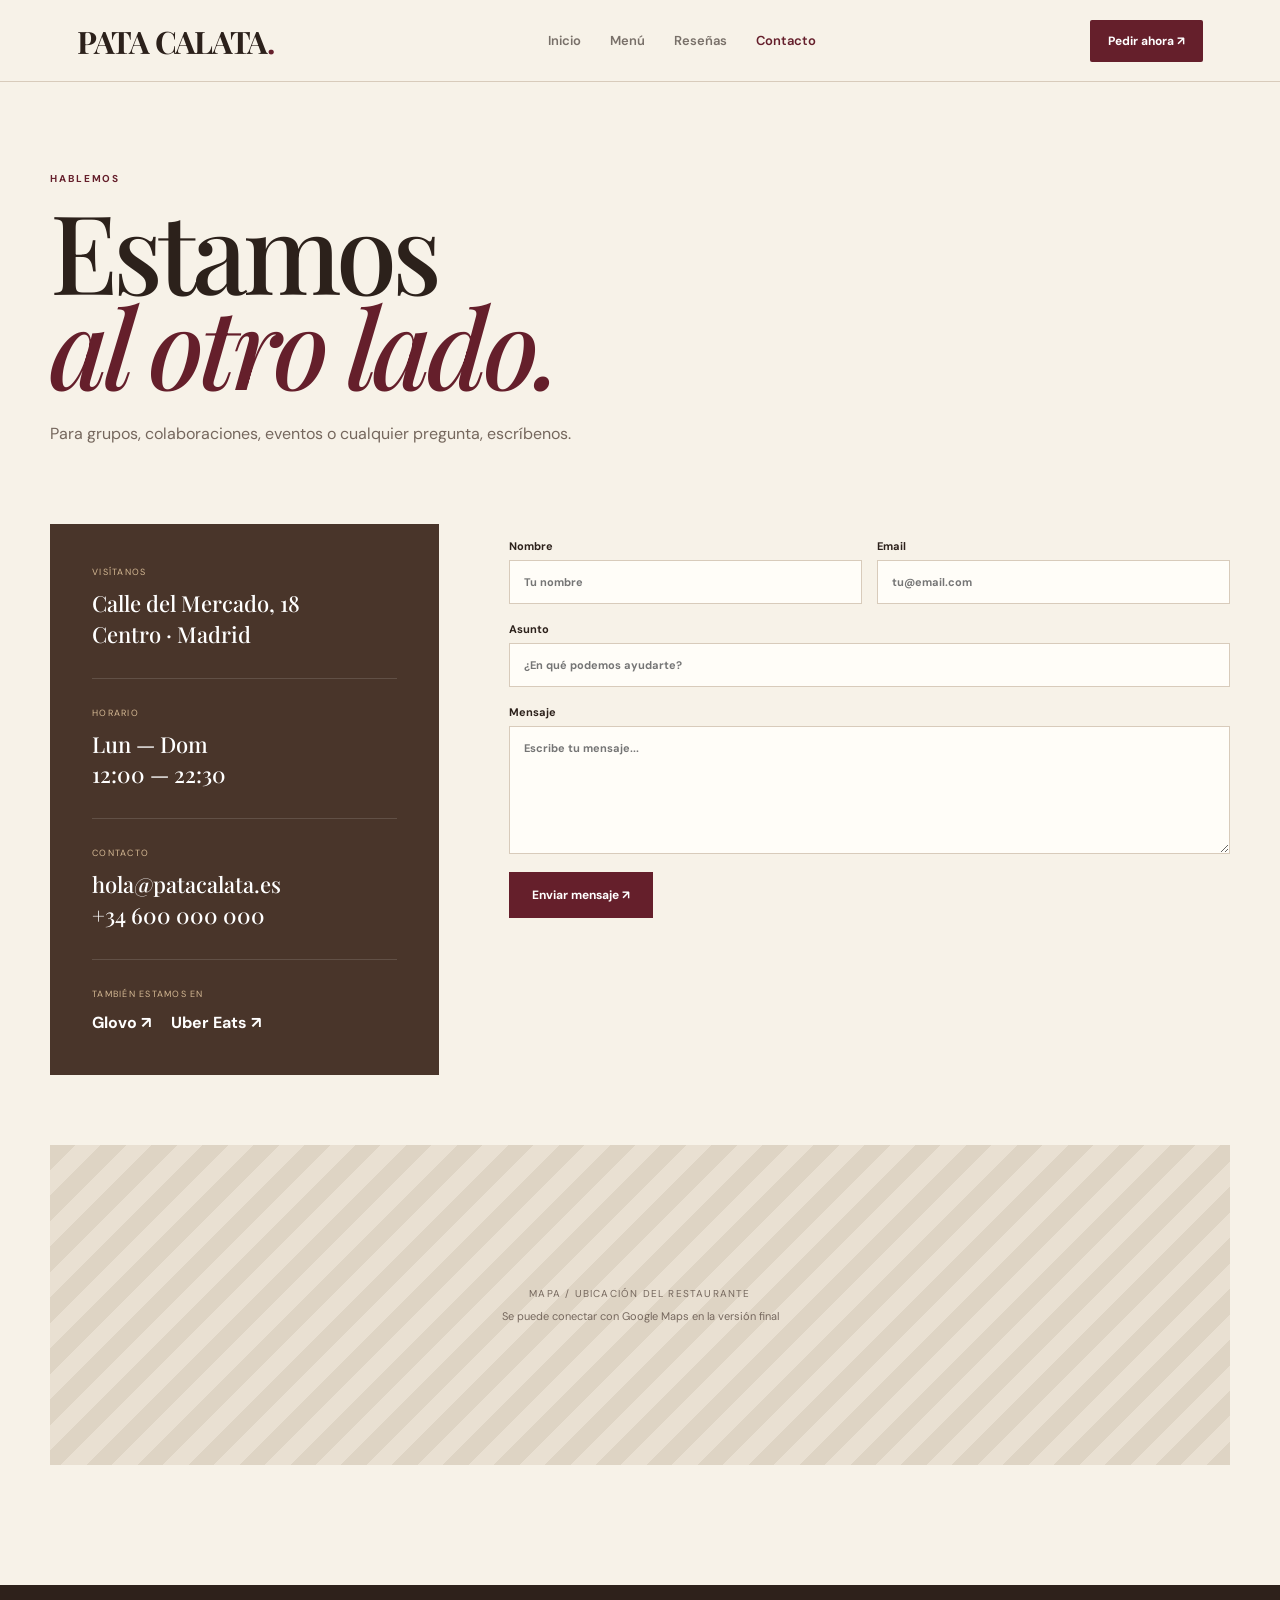
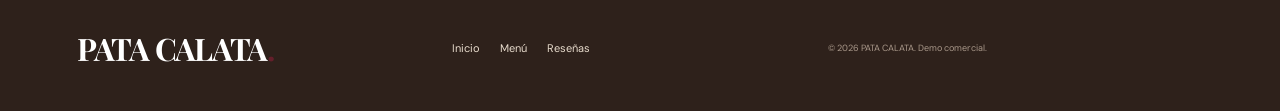
<file: contacto.html>
<!DOCTYPE html><html lang="es"><head><meta charset="UTF-8"><meta name="viewport" content="width=device-width,initial-scale=1"><title>Contacto — PATA CALATA</title><link rel="stylesheet" href="css/styles.css"></head><body><header class="nav"><a class="logo" href="index.html">PATA CALATA<span>.</span></a><nav><a href="index.html">Inicio</a><a href="menu.html">Menú</a><a href="resenas.html">Reseñas</a><a class="active" href="contacto.html">Contacto</a></nav><a class="nav-order" href="menu.html">Pedir ahora ↗</a></header><main class="page"><section class="page-title reveal"><div class="kicker">Hablemos</div><h1>Estamos<br><em>al otro lado.</em></h1><p>Para grupos, colaboraciones, eventos o cualquier pregunta, escríbenos.</p></section><section class="contact-layout"><div class="contact-card"><div class="contact-item"><span>Visítanos</span><strong>Calle del Mercado, 18<br>Centro · Madrid</strong></div><div class="contact-item"><span>Horario</span><strong>Lun — Dom<br>12:00 — 22:30</strong></div><div class="contact-item"><span>Contacto</span><strong>hola@patacalata.es<br>+34 600 000 000</strong></div><div class="contact-delivery"><span>También estamos en</span><div><a href="https://glovoapp.com/es" target="_blank">Glovo ↗</a><a href="https://www.ubereats.com/es" target="_blank">Uber Eats ↗</a></div></div></div><form class="contact-form" id="contactForm"><div class="two-cols"><label>Nombre<input required placeholder="Tu nombre"></label><label>Email<input required type="email" placeholder="tu@email.com"></label></div><label>Asunto<input required placeholder="¿En qué podemos ayudarte?"></label><label>Mensaje<textarea required rows="7" placeholder="Escribe tu mensaje..."></textarea></label><button class="button burgundy">Enviar mensaje ↗</button><div id="contactMessage"></div></form></section><div class="map-placeholder"><span>Mapa / ubicación del restaurante</span><small>Se puede conectar con Google Maps en la versión final</small></div></main><footer><div class="footer-logo">PATA CALATA<span>.</span></div><div class="footer-links"><a href="index.html">Inicio</a><a href="menu.html">Menú</a><a href="resenas.html">Reseñas</a></div><small>© 2026 PATA CALATA. Demo comercial.</small></footer><script>document.getElementById('contactForm').addEventListener('submit',e=>{e.preventDefault();document.getElementById('contactMessage').innerHTML='<div class="success">Mensaje enviado en modo demo. En la versión final se conectará con el correo del restaurante.</div>';e.target.reset()})</script></body></html>
</file>
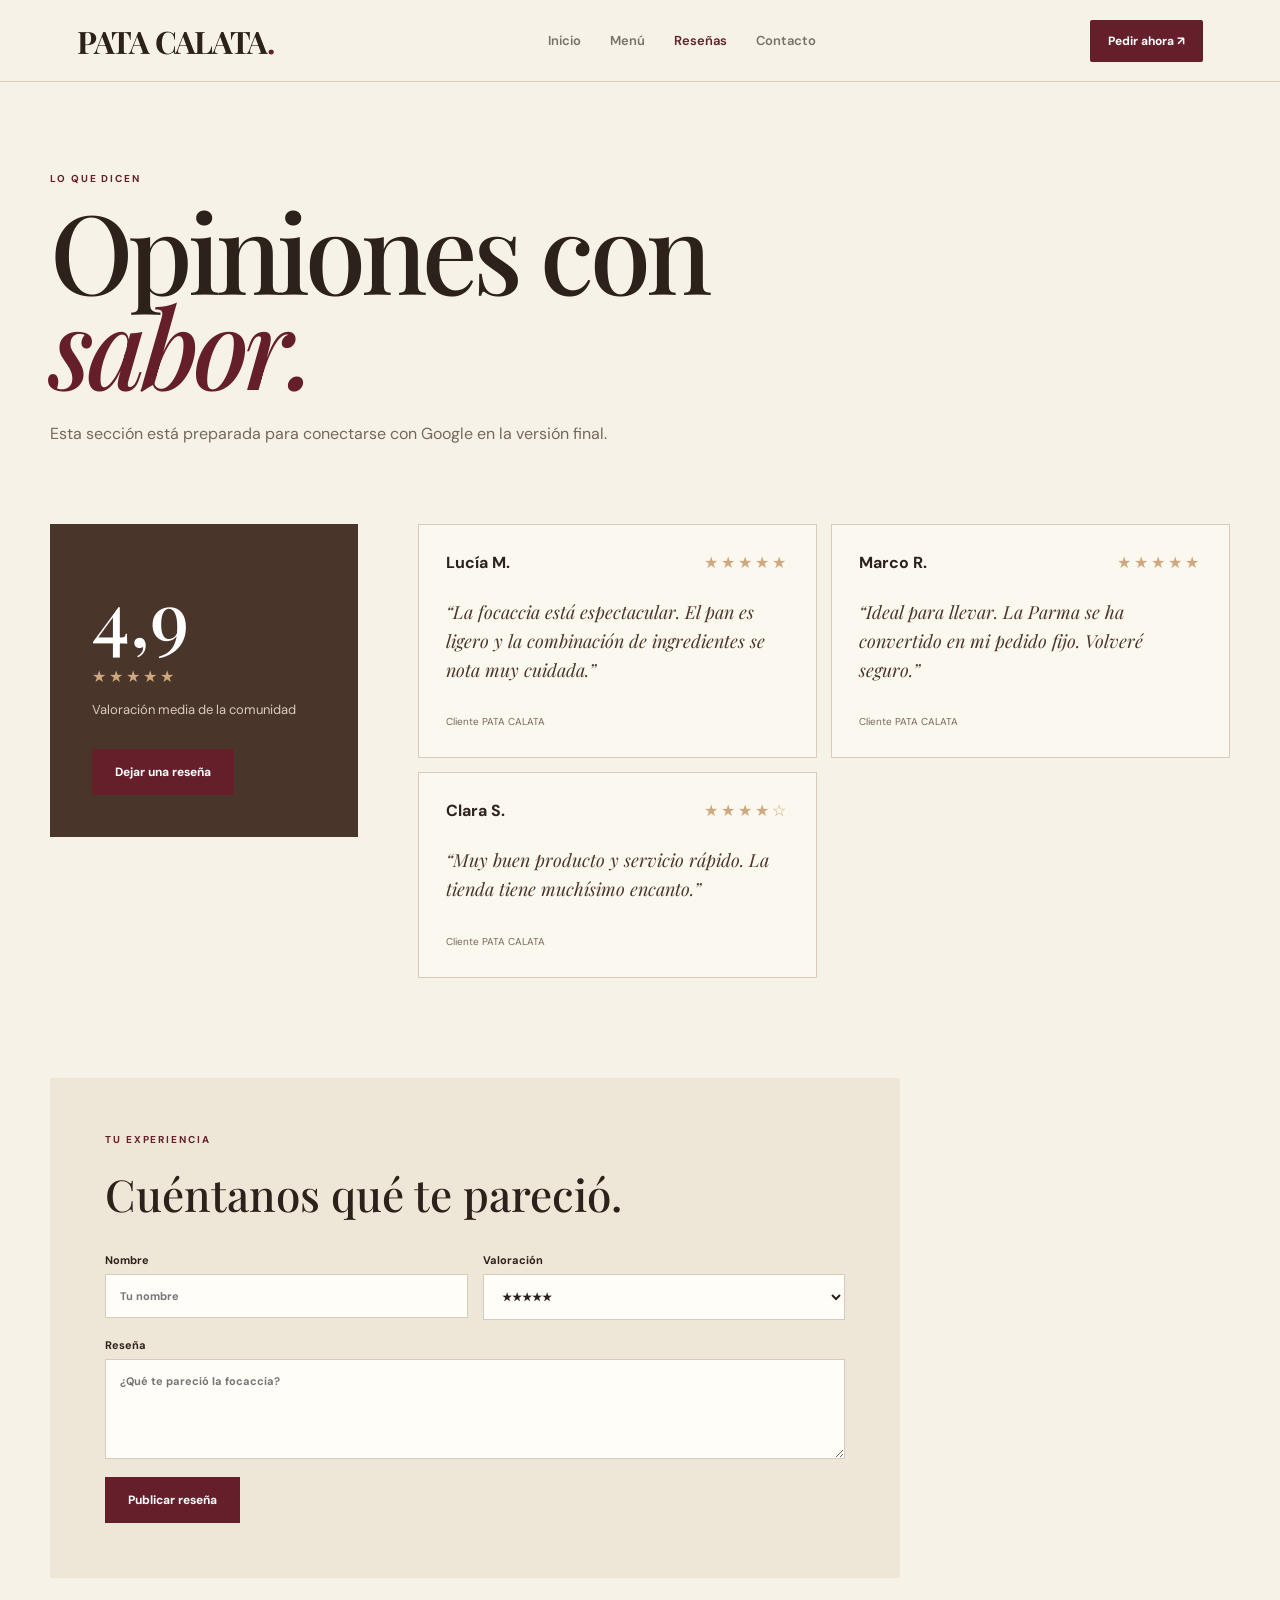
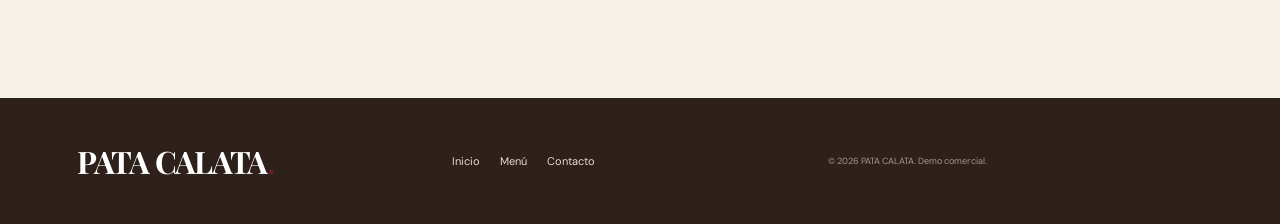
<file: resenas.html>
<!DOCTYPE html><html lang="es"><head><meta charset="UTF-8"><meta name="viewport" content="width=device-width,initial-scale=1"><title>Reseñas — PATA CALATA</title><link rel="stylesheet" href="css/styles.css"></head><body><header class="nav"><a class="logo" href="index.html">PATA CALATA<span>.</span></a><nav><a href="index.html">Inicio</a><a href="menu.html">Menú</a><a class="active" href="resenas.html">Reseñas</a><a href="contacto.html">Contacto</a></nav><a class="nav-order" href="menu.html">Pedir ahora ↗</a></header><main class="page"><section class="page-title reveal"><div class="kicker">Lo que dicen</div><h1>Opiniones con<br><em>sabor.</em></h1><p>Esta sección está preparada para conectarse con Google en la versión final.</p></section><section class="reviews-layout"><div class="review-summary"><strong>4,9</strong><div class="stars">★★★★★</div><p>Valoración media de la comunidad</p><button class="button burgundy" onclick="document.getElementById('reviewForm').scrollIntoView({behavior:'smooth'})">Dejar una reseña</button></div><div id="reviewsList" class="reviews-list"></div></section><section class="review-form-wrap" id="reviewForm"><div class="kicker">Tu experiencia</div><h2>Cuéntanos qué te pareció.</h2><form id="reviewFormElement"><div class="two-cols"><label>Nombre<input name="name" required placeholder="Tu nombre"></label><label>Valoración<select name="rating"><option value="5">★★★★★</option><option value="4">★★★★☆</option><option value="3">★★★☆☆</option><option value="2">★★☆☆☆</option><option value="1">★☆☆☆☆</option></select></label></div><label>Reseña<textarea name="text" required rows="5" placeholder="¿Qué te pareció la focaccia?"></textarea></label><button class="button burgundy">Publicar reseña</button><div id="reviewMessage"></div></form></section></main><footer><div class="footer-logo">PATA CALATA<span>.</span></div><div class="footer-links"><a href="index.html">Inicio</a><a href="menu.html">Menú</a><a href="contacto.html">Contacto</a></div><small>© 2026 PATA CALATA. Demo comercial.</small></footer><script src="js/reviews.js"></script></body></html>
</file>
<file: css/styles.css>
@import url('https://fonts.googleapis.com/css2?family=DM+Sans:wght@400;500;600;700&family=Playfair+Display:ital,wght@0,500;0,600;0,700;1,500;1,600&display=swap');

:root {
    --wine: #651f2b;
    --brown: #49352a;
    --brown2: #2e211b;
    --beige: #eee6d6;
    --cream: #f7f2e8;
    --paper: #fbf8f0;
    --ink: #2c211b;
    --muted: #75675d;
    --line: #d8cbbb;
}

* {
    box-sizing: border-box;
}

html {
    scroll-behavior: smooth;
}

body {
    margin: 0;
    background: var(--cream);
    color: var(--ink);
    font-family: "DM Sans", sans-serif;
}

body.locked {
    overflow: hidden;
}

a {
    text-decoration: none;
    color: inherit;
}

button,
input,
select,
textarea {
    font: inherit;
}

/* =========================
   NAVBAR
========================= */

.nav {
    height: 82px;
    padding: 0 6vw;
    display: flex;
    align-items: center;
    justify-content: space-between;
    border-bottom: 1px solid var(--line);
    background: #f7f2e8f2;
    backdrop-filter: blur(14px);
    position: sticky;
    top: 0;
    z-index: 30;
}

.logo,
.footer-logo {
    font: 700 31px "Playfair Display";
    letter-spacing: -0.04em;
}

.logo span,
.footer-logo span {
    color: var(--wine);
}

.nav nav {
    display: flex;
    gap: 29px;
    font-size: 13px;
    font-weight: 600;
}

.nav nav a {
    opacity: 0.62;
    transition: 0.2s;
}

.nav nav a:hover,
.nav nav .active {
    opacity: 1;
    color: var(--wine);
}

.nav-order {
    background: var(--wine);
    color: #fff;
    border-radius: 2px;
    padding: 13px 18px;
    font-size: 12px;
    font-weight: 700;
}

/* =========================
   HERO
========================= */

.hero {
    min-height: calc(100vh - 82px);
    padding: 7vw 8vw;
    display: grid;
    grid-template-columns: 1fr 0.92fr;
    gap: 7vw;
    align-items: center;
    background: var(--beige);
}

.kicker {
    text-transform: uppercase;
    letter-spacing: 0.19em;
    color: var(--wine);
    font-size: 10px;
    font-weight: 700;
    margin-bottom: 18px;
}

.hero h1 {
    font: 500 clamp(55px, 7.3vw, 103px) / 0.91 "Playfair Display";
    letter-spacing: -0.04em;
    margin: 0 0 28px;
}

.hero h1 em,
.page-title h1 em,
.story-copy h2 em,
.cta h2 em {
    color: var(--wine);
    font-style: italic;
}

.hero-copy > p {
    max-width: 560px;
    font-size: 16px;
    line-height: 1.8;
    color: var(--muted);
}

.hero-actions {
    display: flex;
    gap: 12px;
    margin: 32px 0 24px;
}

.button {
    display: inline-flex;
    align-items: center;
    justify-content: center;
    border: 0;
    padding: 15px 23px;
    cursor: pointer;
    font-weight: 700;
    font-size: 12px;
    transition: 0.25s;
}

.button:hover {
    transform: translateY(-3px);
    box-shadow: 0 12px 25px #2c211b1c;
}

.burgundy {
    background: var(--wine);
    color: #fff;
}

.outline {
    border: 1px solid var(--brown);
    background: transparent;
}

.cream {
    background: var(--cream);
    color: var(--wine);
}

.delivery-links {
    display: flex;
    gap: 17px;
    align-items: center;
    font-size: 11px;
    color: var(--muted);
}

.delivery-links a {
    font-weight: 700;
    color: var(--wine);
}

.hero-visual {
    position: relative;
}

.hero-visual > img {
    width: 100%;
    height: 650px;
    object-fit: cover;
    display: block;
    filter: saturate(0.92);
}

.stamp {
    position: absolute;
    top: 25px;
    left: -28px;
    width: 112px;
    height: 112px;
    border-radius: 50%;
    background: var(--wine);
    color: #fff;
    display: flex;
    align-items: center;
    justify-content: center;
    text-align: center;
    font: 700 17px / 1.1 "Playfair Display";
    transform: rotate(-9deg);
    box-shadow: 0 12px 30px #0002;
}

.stamp small {
    font: italic 10px "Playfair Display";
    display: block;
}

.hero-tag {
    position: absolute;
    right: -28px;
    bottom: 28px;
    background: var(--brown);
    color: #fff;
    padding: 18px 22px;
    display: flex;
    flex-direction: column;
    gap: 4px;
}

.hero-tag strong {
    font-size: 13px;
}

.hero-tag span {
    font-size: 10px;
    color: #d9ccbf;
}

/* =========================
   MARQUEE
========================= */

.marquee {
    background: var(--wine);
    color: #f6e8d5;
    display: flex;
    justify-content: center;
    align-items: center;
    flex-wrap: wrap;
    gap: 12px 22px;
    padding: 17px 20px;
    overflow: hidden;
    text-transform: uppercase;
    letter-spacing: .13em;
    font-size: 9px;
    text-align: center;
}

.marquee b {
    color: #cba77c;
    flex-shrink: 0;
}

@media (max-width: 520px) {
    .marquee {
        gap: 8px 14px;
        padding: 15px 12px;
        font-size: 8px;
        line-height: 1.4;
    }

    .marquee span {
        white-space: nowrap;
    }
}

/* =========================
   SECTIONS
========================= */

.section {
    padding: 120px 8vw;
}

.story {
    display: grid;
    grid-template-columns: 1fr 1fr;
    gap: 9vw;
    align-items: center;
    background: var(--paper);
}

.section-image img {
    width: 100%;
    height: 600px;
    object-fit: cover;
}

.story-copy h2,
.section-heading h2 {
    font: 500 clamp(42px, 5vw, 68px) / 1 "Playfair Display";
    margin: 0 0 25px;
}

.story-copy p {
    max-width: 570px;
    line-height: 1.85;
    color: var(--muted);
}

.text-link {
    display: inline-flex;
    gap: 12px;
    color: var(--wine);
    font-weight: 700;
    font-size: 12px;
    margin-top: 20px;
}

/* =========================
   QUALITY
========================= */

.quality {
    background: var(--brown);
    color: #f7eee2;
    padding: 75px 8vw;
    display: grid;
    grid-template-columns: repeat(3, 1fr);
    gap: 5vw;
}

.quality-number {
    color: #cda982;
    font-size: 11px;
}

.quality h3 {
    font: 500 34px "Playfair Display";
    margin: 28px 0 10px;
}

.quality p {
    color: #d7c9bc;
    line-height: 1.7;
    font-size: 13px;
    max-width: 340px;
}

/* =========================
   SHOP / GALLERY
========================= */

.shop-gallery {
    background: var(--beige);
}

.section-heading {
    display: flex;
    justify-content: space-between;
    align-items: end;
    margin-bottom: 35px;
}

.gallery {
    display: grid;
    grid-template-columns: 1.4fr 0.8fr 0.8fr;
    gap: 12px;
}

.gallery img {
    width: 100%;
    height: 390px;
    object-fit: cover;
}

.gallery img.wide {
    height: 500px;
}

/* =========================
   CTA
========================= */

.cta {
    padding: 120px 8vw;
    background: var(--wine);
    color: #f8eee0;
    text-align: center;
}

.cta h2 {
    font: 500 clamp(50px, 7vw, 90px) / 0.95 "Playfair Display";
    margin: 0 0 35px;
}

.cta h2 em {
    color: #e5c6a6;
}

/* =========================
   PAGE
========================= */

.page {
    max-width: 1250px;
    margin: auto;
    padding: 90px 35px 120px;
}

.page-title {
    max-width: 780px;
    margin-bottom: 75px;
}

.page-title h1 {
    font: 500 clamp(65px, 9vw, 110px) / 0.86 "Playfair Display";
    letter-spacing: -0.045em;
    margin: 0 0 28px;
}

.page-title > p {
    color: var(--muted);
    line-height: 1.8;
    max-width: 560px;
}

/* =========================
   MENU
========================= */

.menu-grid {
    display: grid;
    grid-template-columns: repeat(2, 1fr);
    gap: 24px;
}

.menu-card {
    border: 1px solid var(--line);
    padding: 0;
    background: var(--paper);
    text-align: left;
    cursor: pointer;
    animation: rise 0.7s both;
    animation-delay: calc(var(--i) * 0.08s);
    transition: 0.35s;
}

.menu-card:hover {
    transform: translateY(-8px);
    box-shadow: 0 20px 45px #49352a1c;
    border-color: #b8a794;
}

.card-image {
    height: 340px;
    position: relative;
    overflow: hidden;
}

.card-image img {
    width: 100%;
    height: 100%;
    object-fit: cover;
    transition: transform 0.55s;
}

.menu-card:hover .card-image img {
    transform: scale(1.045);
}

.card-image span {
    position: absolute;
    right: 15px;
    bottom: 15px;
    background: var(--wine);
    color: #fff;
    padding: 10px 12px;
    font-size: 10px;
    text-transform: uppercase;
    letter-spacing: 0.1em;
}

.card-content {
    padding: 25px 27px 29px;
}

.card-meta {
    display: flex;
    justify-content: space-between;
    color: var(--wine);
    font-size: 10px;
    text-transform: uppercase;
    letter-spacing: 0.12em;
}

.card-content h2 {
    font: 500 39px "Playfair Display";
    margin: 18px 0 8px;
}

.card-content p {
    color: var(--muted);
    line-height: 1.65;
    margin: 0;
}

/* =========================
   MODAL
========================= */

.modal {
    display: none;
    position: fixed;
    inset: 0;
    z-index: 100;
    align-items: center;
    justify-content: center;
}

.modal.open {
    display: flex;
}

.modal-bg {
    position: absolute;
    inset: 0;
    background: #251912b8;
    backdrop-filter: blur(8px);
}

.dish-modal {
    position: relative;
    z-index: 1;
    width: min(940px, 92vw);
    max-height: 90vh;
    overflow: auto;
    display: grid;
    grid-template-columns: 1fr 1fr;
    background: var(--paper);
    animation: modalIn 0.35s;
}

.close {
    position: absolute;
    right: 14px;
    top: 12px;
    border: 0;
    background: #fff;
    border-radius: 50%;
    width: 40px;
    height: 40px;
    font-size: 25px;
    cursor: pointer;
    z-index: 2;
}

.modal-photo {
    min-height: 550px;
}

.modal-photo img {
    width: 100%;
    height: 100%;
    object-fit: cover;
}

.modal-info {
    padding: 60px 45px;
}

.modal-info h2 {
    font: 500 56px / 1 "Playfair Display";
    margin: 0 0 20px;
}

.modal-info > p {
    color: var(--muted);
    line-height: 1.8;
}

.ingredients-title {
    font-size: 10px;
    text-transform: uppercase;
    letter-spacing: 0.16em;
    font-weight: 700;
    margin: 35px 0 13px;
    color: var(--wine);
}

.modal-info ul {
    list-style: none;
    padding: 0;
    margin: 0;
}

.modal-info li {
    border-top: 1px solid var(--line);
    padding: 11px 0;
    font-size: 13px;
}

.modal-bottom {
    border-top: 1px solid var(--line);
    margin-top: 25px;
    padding-top: 22px;
    display: flex;
    justify-content: space-between;
    align-items: center;
}

.modal-bottom strong {
    font: 500 27px "Playfair Display";
}

/* =========================
   REVIEWS
========================= */

.reviews-layout {
    display: grid;
    grid-template-columns: 0.55fr 1.45fr;
    gap: 60px;
}

.review-summary {
    background: var(--brown);
    color: #fff;
    padding: 42px;
    height: max-content;
}

.review-summary > strong {
    font: 500 75px "Playfair Display";
}

.stars,
.review-top span {
    color: #d0a87f;
    letter-spacing: 3px;
}

.review-summary p {
    color: #d8cbc0;
    line-height: 1.6;
    font-size: 13px;
    margin-bottom: 28px;
}

.reviews-list {
    display: grid;
    grid-template-columns: 1fr 1fr;
    gap: 14px;
}

.review {
    background: var(--paper);
    border: 1px solid var(--line);
    padding: 27px;
}

.review-top {
    display: flex;
    justify-content: space-between;
    gap: 15px;
}

.review p {
    font: italic 18px / 1.6 "Playfair Display";
    margin: 25px 0;
    color: var(--brown);
}

.review small {
    color: var(--muted);
    font-size: 10px;
}

/* =========================
   REVIEW FORM
========================= */

.review-form-wrap {
    margin-top: 100px;
    background: var(--beige);
    padding: 55px;
    max-width: 850px;
}

.review-form-wrap h2 {
    font: 500 44px "Playfair Display";
    margin: 0 0 30px;
}

.two-cols {
    display: grid;
    grid-template-columns: 1fr 1fr;
    gap: 15px;
}

label {
    font-size: 11px;
    font-weight: 700;
    display: block;
    margin-bottom: 18px;
}

input,
select,
textarea {
    display: block;
    width: 100%;
    border: 1px solid var(--line);
    background: #fffdf8;
    padding: 14px;
    margin-top: 7px;
    outline: none;
    color: var(--ink);
    resize: vertical;
}

input:focus,
select:focus,
textarea:focus {
    border-color: var(--wine);
}

.success {
    background: #e3eadc;
    color: #43513a;
    padding: 13px;
    margin-top: 15px;
    font-size: 12px;
}

/* =========================
   CONTACT
========================= */

.contact-layout {
    display: grid;
    grid-template-columns: 0.7fr 1.3fr;
    gap: 70px;
}

.contact-card {
    background: var(--brown);
    color: #fff;
    padding: 42px;
}

.contact-item {
    padding: 0 0 28px;
    margin-bottom: 28px;
    border-bottom: 1px solid #ffffff22;
}

.contact-item span,
.contact-delivery > span {
    display: block;
    color: #d5b994;
    text-transform: uppercase;
    letter-spacing: 0.14em;
    font-size: 9px;
    margin-bottom: 10px;
}

.contact-item strong {
    font: 500 22px / 1.4 "Playfair Display";
}

.contact-delivery div {
    display: flex;
    gap: 20px;
    margin-top: 12px;
}

.contact-delivery a {
    font-weight: 700;
    color: #fff;
}

.contact-form {
    padding: 15px 0;
}

/* =========================
   MAP
========================= */

.map-placeholder {
    margin-top: 70px;
    height: 320px;
    background: repeating-linear-gradient(
        135deg,
        #ded4c4 0,
        #ded4c4 18px,
        #e9e0d2 18px,
        #e9e0d2 36px
    );
    display: flex;
    flex-direction: column;
    justify-content: center;
    align-items: center;
    color: #75675d;
    text-transform: uppercase;
    letter-spacing: 0.12em;
    font-size: 10px;
}

.map-placeholder small {
    margin-top: 9px;
    text-transform: none;
    letter-spacing: 0;
    font-size: 11px;
}

/* =========================
   FOOTER
========================= */

footer {
    background: var(--brown2);
    color: #e8dccd;
    padding: 42px 6vw;
    display: grid;
    grid-template-columns: 1fr 1fr 1fr auto;
    gap: 30px;
    align-items: center;
}

.footer-logo {
    color: #fff;
}

.footer-links,
.footer-social {
    display: flex;
    gap: 20px;
    font-size: 11px;
}

.footer-social a {
    color: #d2ad84;
}

footer small {
    color: #a9988a;
    font-size: 9px;
}

/* =========================
   ANIMATIONS
========================= */

@keyframes rise {
    from {
        opacity: 0;
        transform: translateY(25px);
    }

    to {
        opacity: 1;
        transform: none;
    }
}

@keyframes modalIn {
    from {
        opacity: 0;
        transform: translateY(25px) scale(0.98);
    }

    to {
        opacity: 1;
        transform: none;
    }
}

.reveal {
    animation: rise 0.7s both;
}

.delay {
    animation-delay: 0.15s;
}

/* =========================
   TABLET
========================= */

@media (max-width: 850px) {

    .nav {
        padding: 0 20px;
    }

    .nav nav {
        display: none;
    }

    .hero,
    .story,
    .contact-layout,
    .reviews-layout {
        grid-template-columns: 1fr;
    }

    .hero {
        padding: 65px 25px;
    }

    .hero-visual {
        margin-top: 25px;
    }

    .hero-visual > img {
        height: 520px;
    }

    .stamp {
        left: 10px;
    }

    .hero-tag {
        right: 10px;
    }

    .section {
        padding: 75px 25px;
    }

    .section-image img {
        height: 450px;
    }

    .quality {
        grid-template-columns: 1fr;
        padding: 60px 25px;
    }

    .gallery {
        grid-template-columns: 1fr 1fr;
    }

    .gallery img,
    .gallery img.wide {
        height: 280px;
    }

    .gallery img.wide {
        grid-column: span 2;
    }

    .menu-grid,
    .reviews-list {
        grid-template-columns: 1fr;
    }

    .page {
        padding: 65px 20px 80px;
    }

    .page-title {
        margin-bottom: 50px;
    }

    .dish-modal {
        grid-template-columns: 1fr;
    }

    .modal-photo {
        height: 300px;
        min-height: 300px;
    }

    .modal-info {
        padding: 35px 25px;
    }

    .modal-info h2 {
        font-size: 44px;
    }

    .review-form-wrap {
        padding: 35px 22px;
    }

    .two-cols {
        grid-template-columns: 1fr;
    }

    footer {
        grid-template-columns: 1fr 1fr;
    }
}

/* =========================
   MOBILE
========================= */

@media (max-width: 520px) {

    .hero h1 {
        font-size: 54px;
    }

    .hero-visual > img {
        height: 410px;
    }

    .delivery-links {
        flex-wrap: wrap;
    }

    .gallery {
        grid-template-columns: 1fr;
    }

    .gallery img.wide {
        grid-column: auto;
    }

    .gallery img,
    .gallery img.wide {
        height: 300px;
    }

    .card-image {
        height: 260px;
    }

    .page-title h1 {
        font-size: 63px;
    }

    .cta {
        padding: 85px 25px;
    }

    .cta h2 {
        font-size: 55px;
    }

    footer {
        grid-template-columns: 1fr;
    }
}
</file>
